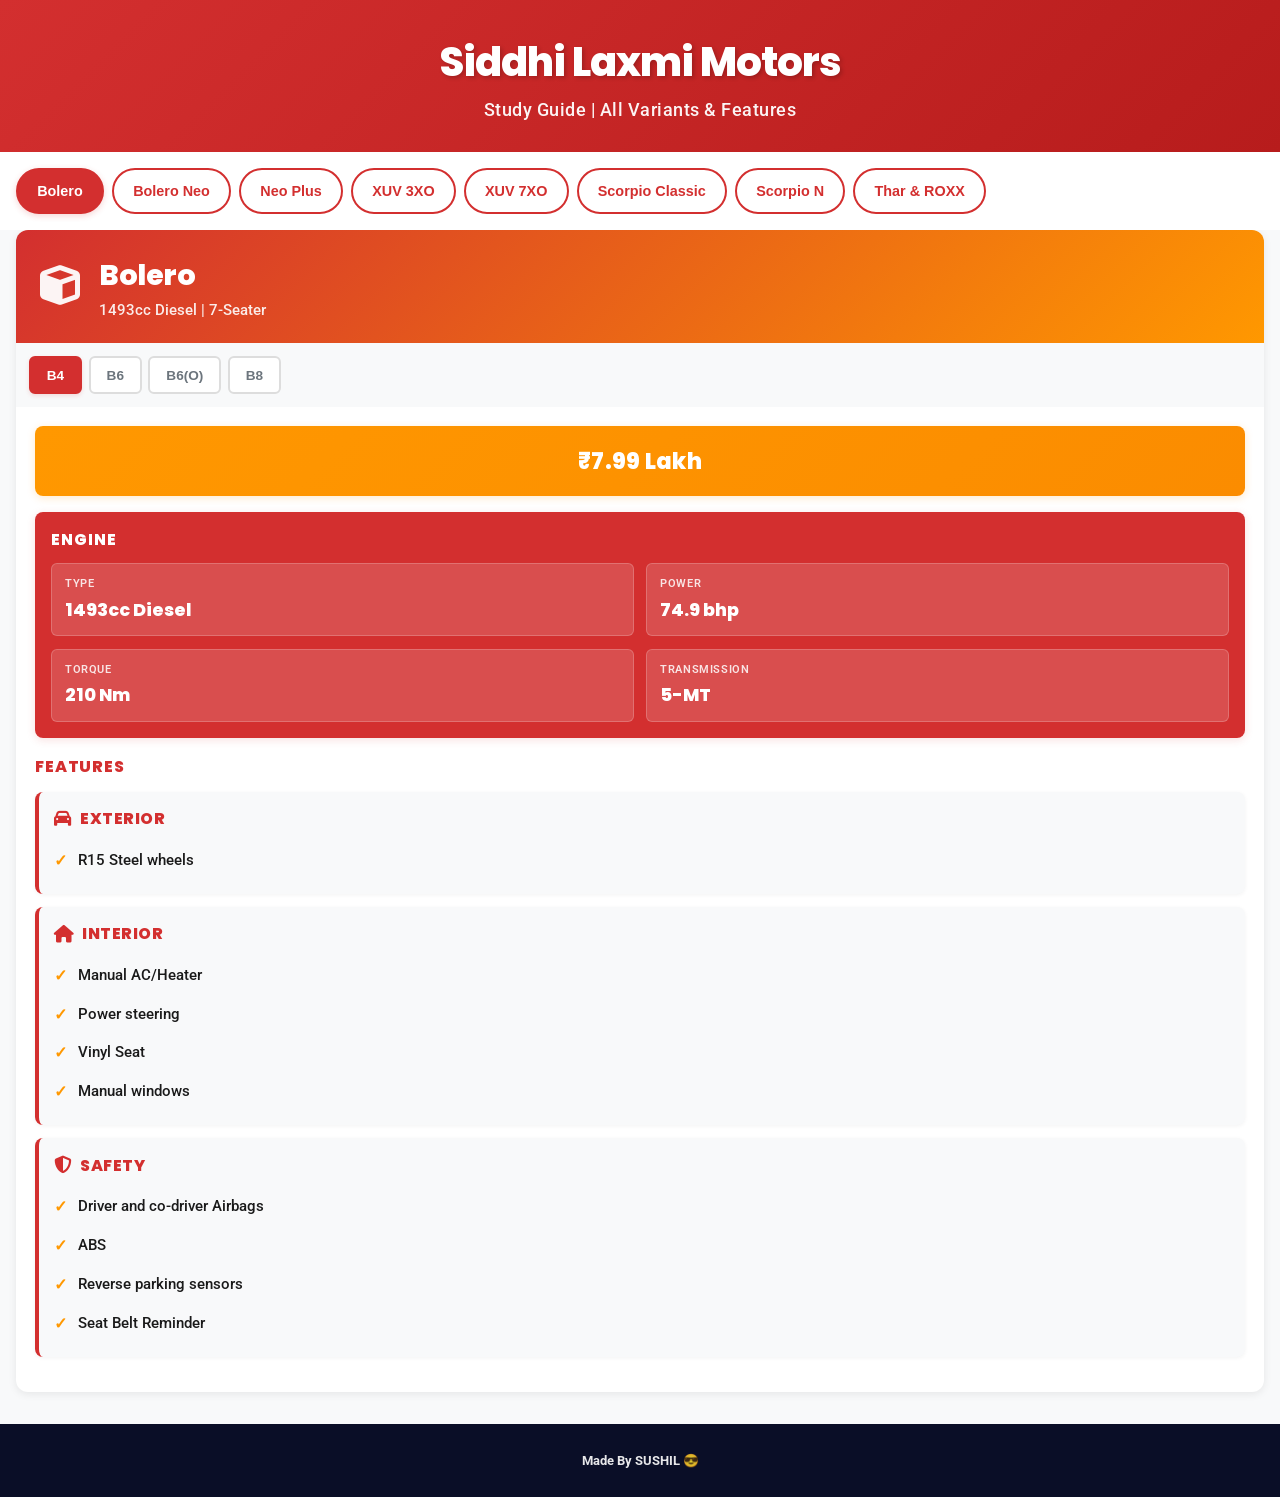
<file: index.html>
<!DOCTYPE html>
<html lang="en">
<head>
    <meta charset="UTF-8">
    <meta name="viewport" content="width=device-width, initial-scale=1.0">
    <title>Sushil Mahindra</title>
    
    <link href="https://fonts.googleapis.com/css2?family=Poppins:wght@600;700;800&family=Roboto:wght@400;500;700&display=swap" rel="stylesheet">
    <link rel="stylesheet" href="https://cdnjs.cloudflare.com/ajax/libs/font-awesome/6.4.0/css/all.min.css">
    <link rel="stylesheet" href="css/style.css">
</head>
<body>
    <!-- ===== HEADER ===== -->
    <header>
        <h1>Siddhi Laxmi Motors</h1>
        <p>Study Guide | All Variants & Features</p>
    </header>

    <!-- ===== MODEL TABS ===== -->
    <div class="tab-nav" id="tabNav"></div>

    <!-- ===== MAIN CONTENT ===== -->
    <div class="container" id="mainContainer"></div>

    <!-- ===== FOOTER ===== -->
    <footer>
        <p><strong>Made By SUSHIL 😎</strong></p>
    </footer>

    <!-- ===== SCRIPTS ===== -->
    <script src="js/car.js"></script>
    <script src="js/app.js"></script>
</body>
</html>
</file>
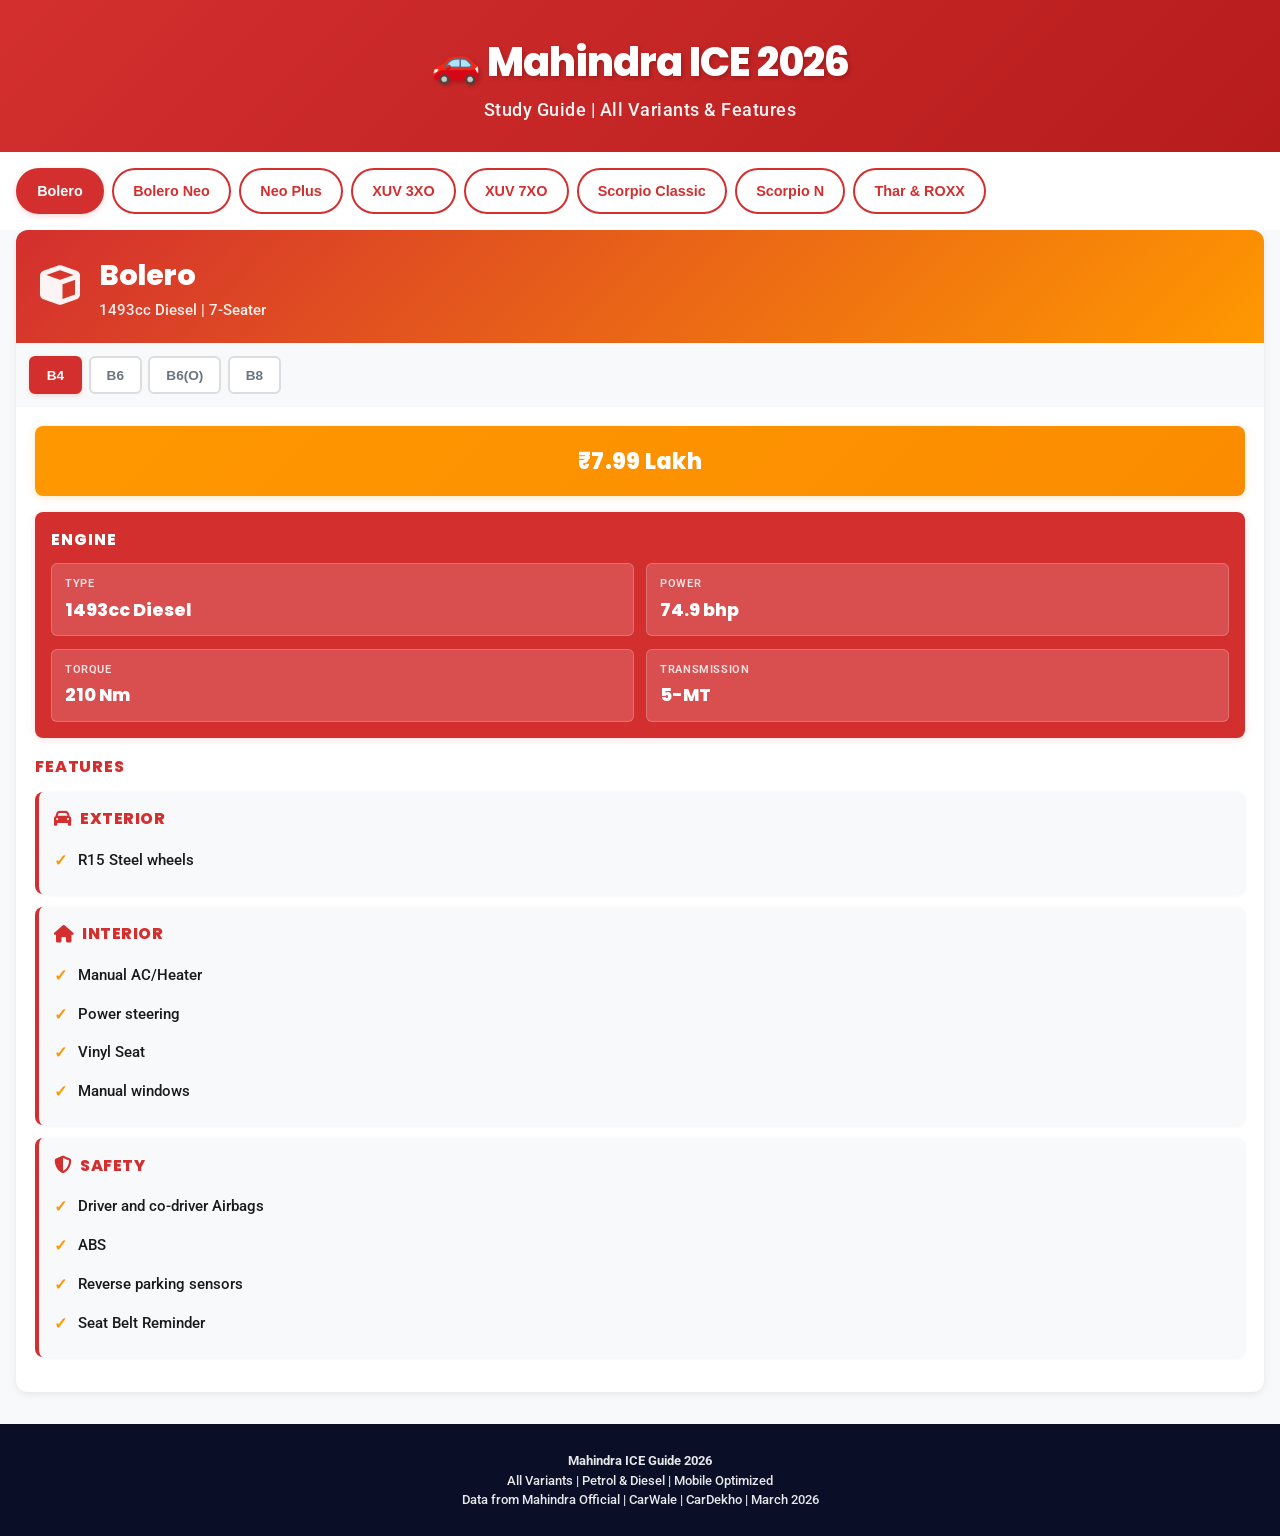
<file: index_Version9.html>
<!DOCTYPE html>
<html lang="en">
<head>
    <meta charset="UTF-8">
    <meta name="viewport" content="width=device-width, initial-scale=1.0">
    <title>Mahindra ICE Guide 2026</title>
    
    <link href="https://fonts.googleapis.com/css2?family=Poppins:wght@600;700;800&family=Roboto:wght@400;500;700&display=swap" rel="stylesheet">
    <link rel="stylesheet" href="https://cdnjs.cloudflare.com/ajax/libs/font-awesome/6.4.0/css/all.min.css">
    <link rel="stylesheet" href="css/style.css">
</head>
<body>
    <!-- ===== HEADER ===== -->
    <header>
        <h1>🚗 Mahindra ICE 2026</h1>
        <p>Study Guide | All Variants & Features</p>
    </header>

    <!-- ===== MODEL TABS ===== -->
    <div class="tab-nav" id="tabNav"></div>

    <!-- ===== MAIN CONTENT ===== -->
    <div class="container" id="mainContainer"></div>

    <!-- ===== FOOTER ===== -->
    <footer>
        <p><strong>Mahindra ICE Guide 2026</strong></p>
        <p>All Variants | Petrol & Diesel | Mobile Optimized</p>
        <p>Data from Mahindra Official | CarWale | CarDekho | March 2026</p>
    </footer>

    <!-- ===== SCRIPTS ===== -->
    <script src="js/car.js"></script>
    <script src="js/app.js"></script>
</body>
</html>
</file>
<file: css/style.css>
* {
    margin: 0;
    padding: 0;
    box-sizing: border-box;
}

:root {
    --primary: #d32f2f;
    --secondary: #ff9800;
    --dark: #0a0e27;
    --light: #f8f9fa;
    --card: #ffffff;
    --text: #1a1a1a;
    --gray: #6c757d;
}

body {
    font-family: 'Roboto', sans-serif;
    background: var(--light);
    color: var(--text);
    overflow-x: hidden;
}

/* ===== HEADER ===== */
header {
    background: linear-gradient(135deg, var(--primary) 0%, #b71c1c 100%);
    color: white;
    padding: 2rem 1.2rem;
    text-align: center;
    box-shadow: 0 4px 12px rgba(0,0,0,0.15);
    margin-bottom: 0;
}

header h1 {
    font-family: 'Poppins', sans-serif;
    font-size: 2.5rem;
    font-weight: 800;
    margin-bottom: 0.5rem;
    letter-spacing: -1px;
    text-shadow: 2px 2px 4px rgba(0,0,0,0.2);
}

header p {
    font-size: 1.1rem;
    opacity: 0.95;
    font-weight: 500;
    letter-spacing: 0.5px;
}

/* ===== TAB NAVIGATION ===== */
.tab-nav {
    display: flex;
    gap: 0.5rem;
    padding: 1rem;
    background: white;
    overflow-x: auto;
    box-shadow: none;
    position: sticky;
    top: 0;
    z-index: 100;
    scrollbar-width: none;
    border-bottom: none;
}

.tab-nav::-webkit-scrollbar {
    display: none;
}

.tab-btn {
    background: white;
    border: 2px solid var(--primary);
    color: var(--primary);
    padding: 0.8rem 1.2rem;
    border-radius: 50px;
    font-weight: 700;
    font-size: 0.9rem;
    cursor: pointer;
    white-space: nowrap;
    transition: 0.3s;
    flex-shrink: 0;
    box-shadow: none;
}

.tab-btn.active {
    background: var(--primary);
    color: white;
    box-shadow: 0 2px 6px rgba(211, 47, 47, 0.2);
}

.tab-btn:active {
    transform: scale(0.95);
}

/* ===== CONTAINER ===== */
.container {
    padding: 0 1rem;
    max-width: 100%;
}

/* ===== MODEL CARD ===== */
.model-card {
    background: var(--card);
    border-radius: 12px;
    margin-bottom: 1.5rem;
    overflow: hidden;
    box-shadow: 0 2px 8px rgba(0,0,0,0.08);
    animation: slideIn 0.4s ease;
}

@keyframes slideIn {
    from {
        opacity: 0;
        transform: translateY(20px);
    }
    to {
        opacity: 1;
        transform: translateY(0);
    }
}

.model-header {
    background: linear-gradient(135deg, var(--primary) 0%, var(--secondary) 100%);
    color: white;
    padding: 1.5rem;
    display: flex;
    align-items: center;
    gap: 1.2rem;
}

.model-icon {
    font-size: 2.5rem;
    opacity: 0.95;
}

.model-title h2 {
    font-family: 'Poppins', sans-serif;
    font-size: 1.8rem;
    font-weight: 800;
    margin-bottom: 0.3rem;
    letter-spacing: -0.5px;
}

.model-title p {
    font-size: 0.95rem;
    opacity: 0.9;
    font-weight: 500;
}

/* ===== VARIANT TABS ===== */
.variant-tabs {
    display: flex;
    gap: 0.4rem;
    padding: 0.8rem;
    background: #f8f9fa;
    border-bottom: none;
    overflow-x: auto;
    scrollbar-width: none;
}

.variant-tabs::-webkit-scrollbar {
    display: none;
}

.variant-tab {
    background: white;
    border: 2px solid #ddd;
    color: var(--gray);
    padding: 0.6rem 1rem;
    border-radius: 6px;
    font-weight: 700;
    font-size: 0.85rem;
    cursor: pointer;
    white-space: nowrap;
    transition: 0.2s;
    flex-shrink: 0;
    box-shadow: none;
}

.variant-tab.active {
    background: var(--primary);
    color: white;
    border-color: var(--primary);
    box-shadow: 0 2px 4px rgba(211, 47, 47, 0.15);
}

/* ===== VARIANT CONTENT ===== */
.variant-content {
    padding: 1.2rem;
    display: none;
}

.variant-content.active {
    display: block;
    animation: fadeIn 0.3s ease;
}

@keyframes fadeIn {
    from { opacity: 0; }
    to { opacity: 1; }
}

/* ===== PRICE BOX ===== */
.price-box {
    background: linear-gradient(135deg, var(--secondary) 0%, #fb8c00 100%);
    color: white;
    padding: 1.1rem;
    border-radius: 8px;
    text-align: center;
    margin-bottom: 1rem;
    font-family: 'Poppins', sans-serif;
    font-weight: 800;
    font-size: 1.4rem;
    box-shadow: 0 2px 8px rgba(255, 152, 0, 0.2);
    letter-spacing: 0.3px;
}

/* ===== ENGINE BOX ===== */
.engine-box {
    background: linear-gradient(135deg, var(--primary) 0%, #d32f2f 100%);
    color: white;
    padding: 1rem;
    border-radius: 8px;
    margin-bottom: 1rem;
    box-shadow: 0 2px 8px rgba(211, 47, 47, 0.15);
}

.engine-box h4 {
    font-family: 'Poppins', sans-serif;
    font-size: 0.95rem;
    font-weight: 800;
    margin-bottom: 0.8rem;
    text-transform: uppercase;
    letter-spacing: 1px;
}

.engine-specs {
    display: grid;
    grid-template-columns: 1fr 1fr;
    gap: 0.8rem;
}

.spec-item {
    background: rgba(255, 255, 255, 0.15);
    padding: 0.8rem;
    border-radius: 6px;
    border: 1px solid rgba(255, 255, 255, 0.2);
}

.spec-item label {
    display: block;
    font-size: 0.7rem;
    opacity: 0.85;
    margin-bottom: 0.4rem;
    text-transform: uppercase;
    letter-spacing: 0.6px;
    font-weight: 600;
}

.spec-item value {
    display: block;
    font-size: 1.1rem;
    font-weight: 800;
    font-family: 'Poppins', sans-serif;
}

/* ===== FEATURES SECTION ===== */
.features-header {
    font-family: 'Poppins', sans-serif;
    font-size: 1rem;
    font-weight: 800;
    color: var(--primary);
    margin: 1rem 0 0.8rem 0;
    text-transform: uppercase;
    letter-spacing: 0.8px;
}

.features-section {
    margin-bottom: 1rem;
}

.feature-group {
    background: #f8f9fa;
    border-left: 4px solid var(--primary);
    border-radius: 8px;
    padding: 0.9rem;
    margin-bottom: 0.8rem;
    box-shadow: 0 1px 4px rgba(0,0,0,0.05);
}

.feature-group h5 {
    font-family: 'Poppins', sans-serif;
    font-size: 1rem;
    font-weight: 800;
    color: var(--primary);
    margin-bottom: 0.6rem;
    display: flex;
    align-items: center;
    gap: 0.5rem;
    text-transform: uppercase;
    letter-spacing: 0.5px;
}

.feature-group h5 i {
    font-size: 1.1rem;
}

.feature-group ul {
    list-style: none;
}

.feature-group li {
    padding: 0.5rem 0;
    font-size: 0.95rem;
    color: var(--text);
    padding-left: 1.5rem;
    position: relative;
    font-weight: 500;
    line-height: 1.5;
}

.feature-group li::before {
    content: '✓';
    position: absolute;
    left: 0;
    color: var(--secondary);
    font-weight: 800;
    font-size: 1rem;
}

/* ===== DIVIDER - HIDDEN ===== */
.divider {
    display: none !important;
}

/* ===== FOOTER ===== */
footer {
    background: var(--dark);
    color: white;
    text-align: center;
    padding: 1.5rem 1rem;
    margin-top: 2rem;
    font-size: 0.8rem;
}

footer p {
    margin: 0.3rem 0;
    opacity: 0.9;
    font-weight: 500;
}

/* ===== HIDDEN CLASS ===== */
.hidden {
    display: none;
}

/* ===== RESPONSIVE ===== */
@media (max-width: 480px) {
    header h1 {
        font-size: 2rem;
    }

    header p {
        font-size: 1rem;
    }

    .model-header {
        padding: 1.2rem;
    }

    .model-icon {
        font-size: 2rem;
    }

    .engine-specs {
        grid-template-columns: 1fr;
    }

    .variant-tabs {
        padding: 0.6rem;
        gap: 0.3rem;
    }

    .variant-tab {
        padding: 0.5rem 0.8rem;
        font-size: 0.75rem;
    }

    .feature-group li {
        font-size: 0.9rem;
    }

    .price-box {
        font-size: 1.2rem;
    }
}
</file>
